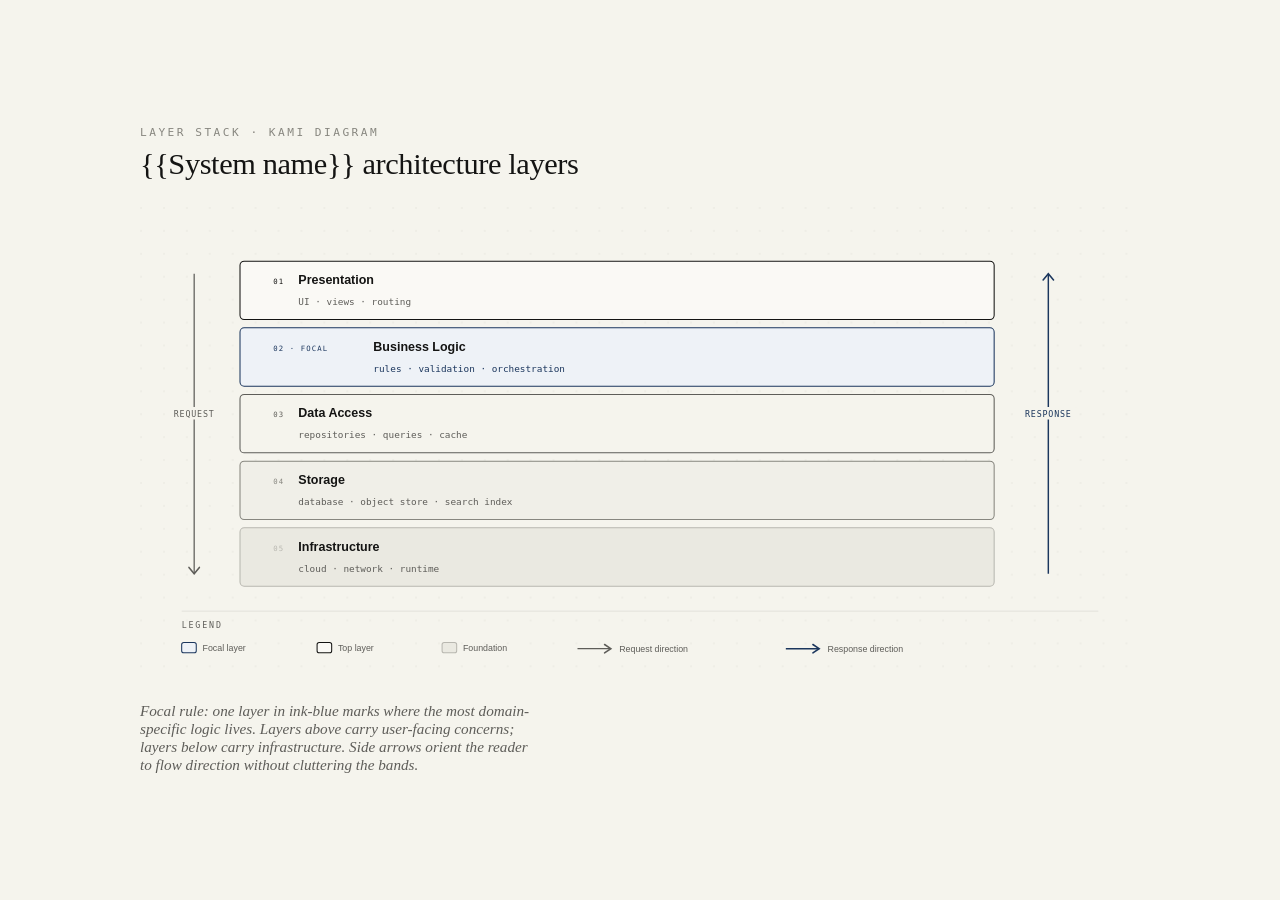
<file: assets/diagrams/layer-stack.html>
<!DOCTYPE html>
<!-- ==================================================================
     DIAGRAM · Layer Stack (kami palette)
     Horizontal bands stacked vertically, showing system layers.
     One focal layer in ink-blue; request/response flow on the sides.
     ================================================================== -->
<html lang="en">
<head>
<meta charset="UTF-8">
<title>Layer Stack · kami diagram</title>
<style>
  *, *::before, *::after { box-sizing: border-box; margin: 0; padding: 0; }

  :root {
    --parchment:  #f5f4ed;
    --ivory:      #faf9f5;
    --near-black: #141413;
    --olive:      #5e5d59;
    --stone:      #87867f;
    --brand:      #1B365D;
    --brand-tint: #EEF2F7;
    --border:     #e8e6dc;

    --serif: "Newsreader", "Source Serif 4", "Charter", Georgia, serif;
    --sans:  "Inter", -apple-system, BlinkMacSystemFont, "Helvetica Neue", Arial, sans-serif;
    --mono:  "JetBrains Mono", "SF Mono", Consolas, monospace;
  }

  body {
    font-family: var(--sans);
    background: var(--parchment);
    color: var(--near-black);
    min-height: 100vh;
    display: flex;
    align-items: center;
    justify-content: center;
    padding: 3rem 2rem;
  }

  .frame { max-width: 1000px; width: 100%; }

  .eyebrow {
    font-family: var(--mono);
    font-size: 0.7rem;
    letter-spacing: 0.22em;
    text-transform: uppercase;
    color: var(--stone);
    margin-bottom: 0.5rem;
  }

  h1 {
    font-family: var(--serif);
    font-size: 1.9rem;
    font-weight: 500;
    letter-spacing: -0.3pt;
    line-height: 1.15;
    margin-bottom: 1.6rem;
  }

  svg { width: 100%; min-width: 860px; display: block; }

  .caption {
    font-family: var(--serif);
    font-style: italic;
    font-size: 0.95rem;
    color: var(--olive);
    margin-top: 1rem;
    max-width: 52ch;
  }
</style>
</head>
<body>
  <div class="frame">
    <p class="eyebrow">Layer Stack · kami diagram</p>
    <h1>{{System name}} architecture layers</h1>

    <svg viewBox="0 0 960 460" xmlns="http://www.w3.org/2000/svg">
      <defs>
        <pattern id="dots" width="22" height="22" patternUnits="userSpaceOnUse">
          <circle cx="1" cy="1" r="0.9" fill="rgba(20,20,19,0.08)"/>
        </pattern>
      </defs>

      <rect width="100%" height="100%" fill="#f5f4ed"/>
      <rect width="100%" height="100%" fill="url(#dots)" opacity="0.55"/>

      <!-- ── Layer bands (x=96 w=724) ── -->

      <!-- L1: Presentation, y=52, h=56 -->
      <rect x="96" y="52" width="724" height="56" rx="4" fill="#faf9f5" stroke="#141413" stroke-width="1"/>
      <text x="128" y="74" fill="#141413" font-size="7" font-family="'JetBrains Mono', monospace"
            letter-spacing="0.15em">01</text>
      <text x="152" y="74" fill="#141413" font-size="12" font-weight="600"
            font-family="'Inter', sans-serif">Presentation</text>
      <text x="152" y="94" fill="#5e5d59" font-size="9" font-family="'JetBrains Mono', monospace">
            UI · views · routing</text>

      <!-- L2: Business Logic, y=116, h=56, FOCAL -->
      <rect x="96" y="116" width="724" height="56" rx="4" fill="#EEF2F7" stroke="#1B365D" stroke-width="1"/>
      <text x="128" y="138" fill="#1B365D" font-size="7" font-family="'JetBrains Mono', monospace"
            letter-spacing="0.15em">02 · FOCAL</text>
      <text x="224" y="138" fill="#141413" font-size="12" font-weight="600"
            font-family="'Inter', sans-serif">Business Logic</text>
      <text x="224" y="158" fill="#1B365D" font-size="9" font-family="'JetBrains Mono', monospace">
            rules · validation · orchestration</text>

      <!-- L3: Data Access, y=180, h=56 -->
      <rect x="96" y="180" width="724" height="56" rx="4"
            fill="#f5f4ed" stroke="#5e5d59" stroke-width="1"/>
      <text x="128" y="202" fill="#5e5d59" font-size="7" font-family="'JetBrains Mono', monospace"
            letter-spacing="0.15em">03</text>
      <text x="152" y="202" fill="#141413" font-size="12" font-weight="600"
            font-family="'Inter', sans-serif">Data Access</text>
      <text x="152" y="222" fill="#5e5d59" font-size="9" font-family="'JetBrains Mono', monospace">
            repositories · queries · cache</text>

      <!-- L4: Storage, y=244, h=56 -->
      <rect x="96" y="244" width="724" height="56" rx="4"
            fill="#f0efe8" stroke="#87867f" stroke-width="1"/>
      <text x="128" y="266" fill="#87867f" font-size="7" font-family="'JetBrains Mono', monospace"
            letter-spacing="0.15em">04</text>
      <text x="152" y="266" fill="#141413" font-size="12" font-weight="600"
            font-family="'Inter', sans-serif">Storage</text>
      <text x="152" y="286" fill="#5e5d59" font-size="9" font-family="'JetBrains Mono', monospace">
            database · object store · search index</text>

      <!-- L5: Infrastructure, y=308, h=56 -->
      <rect x="96" y="308" width="724" height="56" rx="4"
            fill="#eae9e1" stroke="#b8b7b0" stroke-width="1"/>
      <text x="128" y="330" fill="#b8b7b0" font-size="7" font-family="'JetBrains Mono', monospace"
            letter-spacing="0.15em">05</text>
      <text x="152" y="330" fill="#141413" font-size="12" font-weight="600"
            font-family="'Inter', sans-serif">Infrastructure</text>
      <text x="152" y="350" fill="#5e5d59" font-size="9" font-family="'JetBrains Mono', monospace">
            cloud · network · runtime</text>

      <!-- ── Left: REQUEST down-arrow ── -->
      <line x1="52" y1="64" x2="52" y2="352" stroke="#5e5d59" stroke-width="1.2"/>
      <path d="M 47,346 L 52,352 L 57,346"
            fill="none" stroke="#5e5d59" stroke-width="1.5" stroke-linecap="round"/>
      <rect x="28" y="192" width="48" height="12" rx="2" fill="#f5f4ed"/>
      <text x="52" y="202" fill="#5e5d59" font-size="8" font-family="'JetBrains Mono', monospace"
            text-anchor="middle" letter-spacing="0.1em">REQUEST</text>

      <!-- ── Right: RESPONSE up-arrow ── -->
      <line x1="872" y1="352" x2="872" y2="64" stroke="#1B365D" stroke-width="1.4"/>
      <path d="M 867,70 L 872,64 L 877,70"
            fill="none" stroke="#1B365D" stroke-width="1.5" stroke-linecap="round"/>
      <rect x="848" y="192" width="52" height="12" rx="2" fill="#f5f4ed"/>
      <text x="872" y="202" fill="#1B365D" font-size="8" font-family="'JetBrains Mono', monospace"
            text-anchor="middle" letter-spacing="0.1em">RESPONSE</text>

      <!-- ── Legend ── -->
      <line x1="40" y1="388" x2="920" y2="388" stroke="rgba(20,20,19,0.10)" stroke-width="0.8"/>
      <text x="40" y="404" fill="#5e5d59" font-size="8" font-family="'JetBrains Mono', monospace"
            letter-spacing="0.22em">LEGEND</text>

      <rect x="40" y="418" width="14" height="10" rx="2" fill="#EEF2F7" stroke="#1B365D" stroke-width="1"/>
      <text x="60" y="426" fill="#5e5d59" font-size="8.5" font-family="'Inter', sans-serif">Focal layer</text>

      <rect x="170" y="418" width="14" height="10" rx="2" fill="#faf9f5" stroke="#141413" stroke-width="1"/>
      <text x="190" y="426" fill="#5e5d59" font-size="8.5" font-family="'Inter', sans-serif">Top layer</text>

      <rect x="290" y="418" width="14" height="10" rx="2" fill="#eae9e1" stroke="#b8b7b0" stroke-width="1"/>
      <text x="310" y="426" fill="#5e5d59" font-size="8.5" font-family="'Inter', sans-serif">Foundation</text>

      <line x1="420" y1="424" x2="452" y2="424" stroke="#5e5d59" stroke-width="1.2"/>
      <path d="M 446,420 L 452,424 L 446,428"
            fill="none" stroke="#5e5d59" stroke-width="1.5" stroke-linecap="round"/>
      <text x="460" y="427" fill="#5e5d59" font-size="8.5" font-family="'Inter', sans-serif">Request direction</text>

      <line x1="620" y1="424" x2="652" y2="424" stroke="#1B365D" stroke-width="1.4"/>
      <path d="M 646,420 L 652,424 L 646,428"
            fill="none" stroke="#1B365D" stroke-width="1.5" stroke-linecap="round"/>
      <text x="660" y="427" fill="#5e5d59" font-size="8.5" font-family="'Inter', sans-serif">Response direction</text>
    </svg>

    <p class="caption">Focal rule: one layer in ink-blue marks where the most domain-specific logic lives. Layers above carry user-facing concerns; layers below carry infrastructure. Side arrows orient the reader to flow direction without cluttering the bands.</p>
  </div>
</body>
</html>
</file>
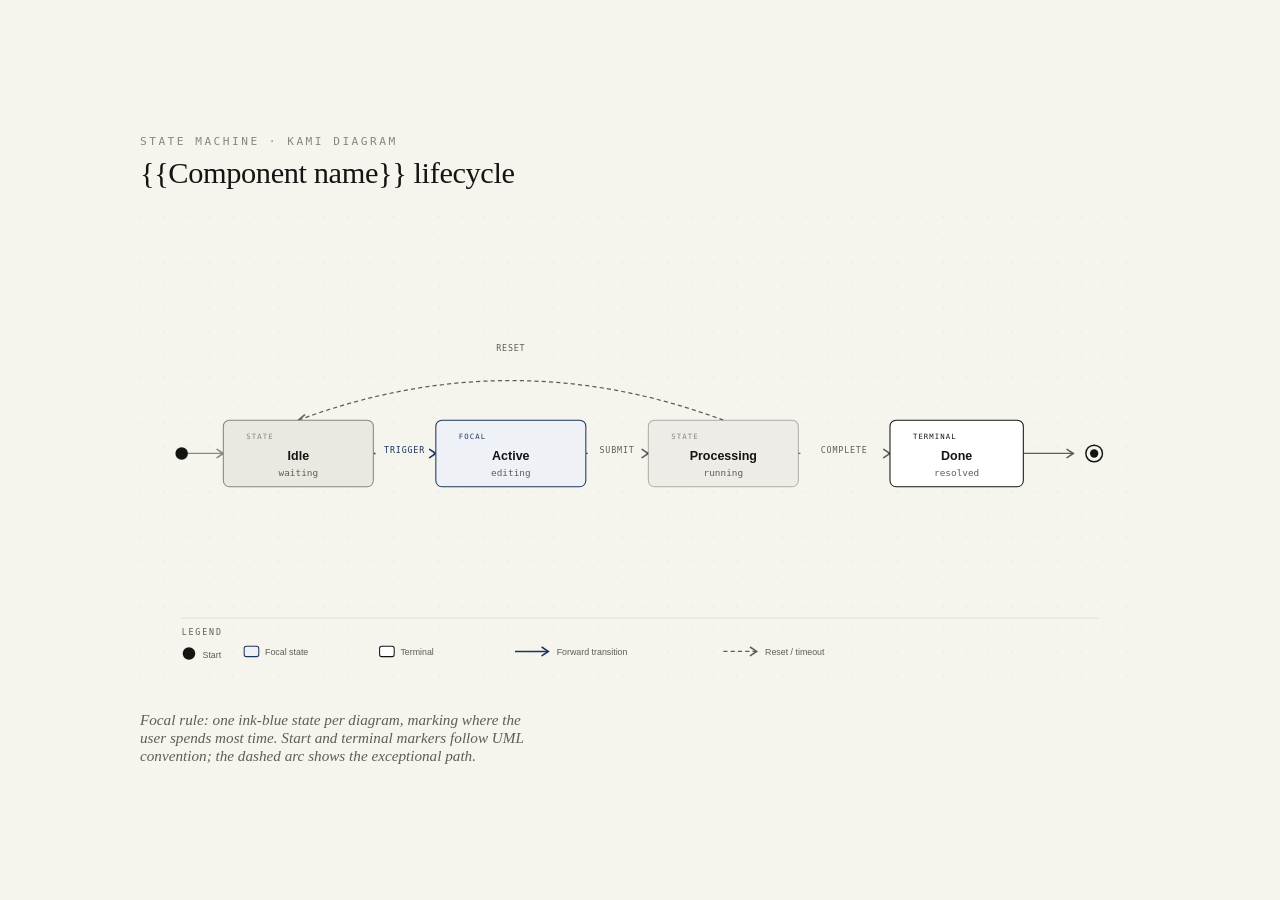
<file: assets/diagrams/state-machine.html>
<!DOCTYPE html>
<!-- ==================================================================
     DIAGRAM · State Machine (kami palette)
     Finite states + directed transitions. One focal state, everything
     else in warm neutrals. Drop the <svg> block into a long-doc figure.
     ================================================================== -->
<html lang="en">
<head>
<meta charset="UTF-8">
<title>State Machine · kami diagram</title>
<style>
  *, *::before, *::after { box-sizing: border-box; margin: 0; padding: 0; }

  :root {
    --parchment:  #f5f4ed;
    --ivory:      #faf9f5;
    --near-black: #141413;
    --olive:      #5e5d59;
    --stone:      #87867f;
    --brand:      #1B365D;
    --brand-tint: #EEF2F7;
    --border:     #e8e6dc;

    --serif: "Newsreader", "Source Serif 4", "Charter", Georgia, serif;
    --sans:  "Inter", -apple-system, BlinkMacSystemFont, "Helvetica Neue", Arial, sans-serif;
    --mono:  "JetBrains Mono", "SF Mono", Consolas, monospace;
  }

  body {
    font-family: var(--sans);
    background: var(--parchment);
    color: var(--near-black);
    min-height: 100vh;
    display: flex;
    align-items: center;
    justify-content: center;
    padding: 3rem 2rem;
  }

  .frame { max-width: 1000px; width: 100%; }

  .eyebrow {
    font-family: var(--mono);
    font-size: 0.7rem;
    letter-spacing: 0.22em;
    text-transform: uppercase;
    color: var(--stone);
    margin-bottom: 0.5rem;
  }

  h1 {
    font-family: var(--serif);
    font-size: 1.9rem;
    font-weight: 500;
    letter-spacing: -0.3pt;
    line-height: 1.15;
    margin-bottom: 1.6rem;
  }

  svg { width: 100%; min-width: 860px; display: block; }

  .caption {
    font-family: var(--serif);
    font-style: italic;
    font-size: 0.95rem;
    color: var(--olive);
    margin-top: 1rem;
    max-width: 52ch;
  }
</style>
</head>
<body>
  <div class="frame">
    <p class="eyebrow">State Machine · kami diagram</p>
    <h1>{{Component name}} lifecycle</h1>

    <svg viewBox="0 0 960 460" xmlns="http://www.w3.org/2000/svg">
      <defs>
        <pattern id="dots" width="22" height="22" patternUnits="userSpaceOnUse">
          <circle cx="1" cy="1" r="0.9" fill="rgba(20,20,19,0.08)"/>
        </pattern>
      </defs>

      <rect width="100%" height="100%" fill="#f5f4ed"/>
      <rect width="100%" height="100%" fill="url(#dots)" opacity="0.55"/>

      <!-- ── Back arc: Processing → Idle (reset / timeout) ── -->
      <path d="M 560,196 Q 356,120 152,196"
            fill="none" stroke="#5e5d59" stroke-width="1.2" stroke-dasharray="4,3"/>
      <rect x="328" y="120" width="56" height="12" rx="2" fill="#f5f4ed"/>
      <text x="356" y="130" fill="#5e5d59" font-size="8" font-family="'JetBrains Mono', monospace"
            text-anchor="middle" letter-spacing="0.1em">RESET</text>
      <!-- Left-pointing chevron at Idle top -->
      <path d="M 158,191 L 152,196 L 158,201"
            fill="none" stroke="#5e5d59" stroke-width="1.5" stroke-linecap="round"/>

      <!-- ── Forward arrows (behind nodes) ── -->
      <!-- Start dot → Idle -->
      <line x1="46" y1="228" x2="80" y2="228" stroke="#87867f" stroke-width="1.2"/>
      <path d="M 74,224 L 80,228 L 74,232"
            fill="none" stroke="#87867f" stroke-width="1.5" stroke-linecap="round"/>

      <!-- Idle → Active -->
      <line x1="224" y1="228" x2="284" y2="228" stroke="#1B365D" stroke-width="1.4"/>
      <rect x="226" y="218" width="56" height="12" rx="2" fill="#f5f4ed"/>
      <text x="254" y="228" fill="#1B365D" font-size="8" font-family="'JetBrains Mono', monospace"
            text-anchor="middle" letter-spacing="0.1em">TRIGGER</text>
      <path d="M 278,224 L 284,228 L 278,232"
            fill="none" stroke="#1B365D" stroke-width="1.5" stroke-linecap="round"/>

      <!-- Active → Processing -->
      <line x1="428" y1="228" x2="488" y2="228" stroke="#5e5d59" stroke-width="1.2"/>
      <rect x="430" y="218" width="56" height="12" rx="2" fill="#f5f4ed"/>
      <text x="458" y="228" fill="#5e5d59" font-size="8" font-family="'JetBrains Mono', monospace"
            text-anchor="middle" letter-spacing="0.1em">SUBMIT</text>
      <path d="M 482,224 L 488,228 L 482,232"
            fill="none" stroke="#5e5d59" stroke-width="1.5" stroke-linecap="round"/>

      <!-- Processing → Done -->
      <line x1="632" y1="228" x2="720" y2="228" stroke="#5e5d59" stroke-width="1.2"/>
      <rect x="634" y="218" width="84" height="12" rx="2" fill="#f5f4ed"/>
      <text x="676" y="228" fill="#5e5d59" font-size="8" font-family="'JetBrains Mono', monospace"
            text-anchor="middle" letter-spacing="0.1em">COMPLETE</text>
      <path d="M 714,224 L 720,228 L 714,232"
            fill="none" stroke="#5e5d59" stroke-width="1.5" stroke-linecap="round"/>

      <!-- Done → End marker -->
      <line x1="848" y1="228" x2="896" y2="228" stroke="#5e5d59" stroke-width="1.2"/>
      <path d="M 890,224 L 896,228 L 890,232"
            fill="none" stroke="#5e5d59" stroke-width="1.5" stroke-linecap="round"/>

      <!-- ── Start marker (solid circle) ── -->
      <circle cx="40" cy="228" r="6" fill="#141413"/>

      <!-- ── State nodes ── -->

      <!-- S1: Idle -->
      <rect x="80" y="196" width="144" height="64" rx="6" fill="#f5f4ed"/>
      <rect x="80" y="196" width="144" height="64" rx="6"
            fill="rgba(94,93,89,0.08)" stroke="#87867f" stroke-width="1"/>
      <text x="102" y="214" fill="#87867f" font-size="7" font-family="'JetBrains Mono', monospace"
            letter-spacing="0.15em">STATE</text>
      <text x="152" y="234" fill="#141413" font-size="12" font-weight="600"
            font-family="'Inter', sans-serif" text-anchor="middle">Idle</text>
      <text x="152" y="250" fill="#5e5d59" font-size="9" font-family="'JetBrains Mono', monospace"
            text-anchor="middle">waiting</text>

      <!-- S2: Active (FOCAL) -->
      <rect x="284" y="196" width="144" height="64" rx="6" fill="#f5f4ed"/>
      <rect x="284" y="196" width="144" height="64" rx="6"
            fill="#EEF2F7" stroke="#1B365D" stroke-width="1"/>
      <text x="306" y="214" fill="#1B365D" font-size="7" font-family="'JetBrains Mono', monospace"
            letter-spacing="0.15em">FOCAL</text>
      <text x="356" y="234" fill="#141413" font-size="12" font-weight="600"
            font-family="'Inter', sans-serif" text-anchor="middle">Active</text>
      <text x="356" y="250" fill="#5e5d59" font-size="9" font-family="'JetBrains Mono', monospace"
            text-anchor="middle">editing</text>

      <!-- S3: Processing -->
      <rect x="488" y="196" width="144" height="64" rx="6" fill="#f5f4ed"/>
      <rect x="488" y="196" width="144" height="64" rx="6"
            fill="rgba(20,20,19,0.03)" stroke="rgba(20,20,19,0.30)" stroke-width="1"/>
      <text x="510" y="214" fill="#87867f" font-size="7" font-family="'JetBrains Mono', monospace"
            letter-spacing="0.15em">STATE</text>
      <text x="560" y="234" fill="#141413" font-size="12" font-weight="600"
            font-family="'Inter', sans-serif" text-anchor="middle">Processing</text>
      <text x="560" y="250" fill="#5e5d59" font-size="9" font-family="'JetBrains Mono', monospace"
            text-anchor="middle">running</text>

      <!-- S4: Done -->
      <rect x="720" y="196" width="128" height="64" rx="6" fill="#f5f4ed"/>
      <rect x="720" y="196" width="128" height="64" rx="6"
            fill="#ffffff" stroke="#141413" stroke-width="1"/>
      <text x="742" y="214" fill="#141413" font-size="7" font-family="'JetBrains Mono', monospace"
            letter-spacing="0.15em">TERMINAL</text>
      <text x="784" y="234" fill="#141413" font-size="12" font-weight="600"
            font-family="'Inter', sans-serif" text-anchor="middle">Done</text>
      <text x="784" y="250" fill="#5e5d59" font-size="9" font-family="'JetBrains Mono', monospace"
            text-anchor="middle">resolved</text>

      <!-- ── End marker (double circle) ── -->
      <circle cx="916" cy="228" r="8" fill="none" stroke="#141413" stroke-width="1.4"/>
      <circle cx="916" cy="228" r="4" fill="#141413"/>

      <!-- ── Legend ── -->
      <line x1="40" y1="386" x2="920" y2="386" stroke="rgba(20,20,19,0.10)" stroke-width="0.8"/>
      <text x="40" y="402" fill="#5e5d59" font-size="8" font-family="'JetBrains Mono', monospace"
            letter-spacing="0.22em">LEGEND</text>

      <circle cx="47" cy="420" r="6" fill="#141413"/>
      <text x="60" y="424" fill="#5e5d59" font-size="8.5" font-family="'Inter', sans-serif">Start</text>

      <rect x="100" y="413" width="14" height="10" rx="2" fill="#EEF2F7" stroke="#1B365D" stroke-width="1"/>
      <text x="120" y="421" fill="#5e5d59" font-size="8.5" font-family="'Inter', sans-serif">Focal state</text>

      <rect x="230" y="413" width="14" height="10" rx="2" fill="#ffffff" stroke="#141413" stroke-width="1"/>
      <text x="250" y="421" fill="#5e5d59" font-size="8.5" font-family="'Inter', sans-serif">Terminal</text>

      <line x1="360" y1="418" x2="392" y2="418" stroke="#1B365D" stroke-width="1.4"/>
      <path d="M 386,414 L 392,418 L 386,422"
            fill="none" stroke="#1B365D" stroke-width="1.5" stroke-linecap="round"/>
      <text x="400" y="421" fill="#5e5d59" font-size="8.5" font-family="'Inter', sans-serif">Forward transition</text>

      <line x1="560" y1="418" x2="592" y2="418" stroke="#5e5d59" stroke-width="1.2"
            stroke-dasharray="4,3"/>
      <path d="M 586,414 L 592,418 L 586,422"
            fill="none" stroke="#5e5d59" stroke-width="1.5" stroke-linecap="round"/>
      <text x="600" y="421" fill="#5e5d59" font-size="8.5" font-family="'Inter', sans-serif">Reset / timeout</text>
    </svg>

    <p class="caption">Focal rule: one ink-blue state per diagram, marking where the user spends most time. Start and terminal markers follow UML convention; the dashed arc shows the exceptional path.</p>
  </div>
</body>
</html>
</file>
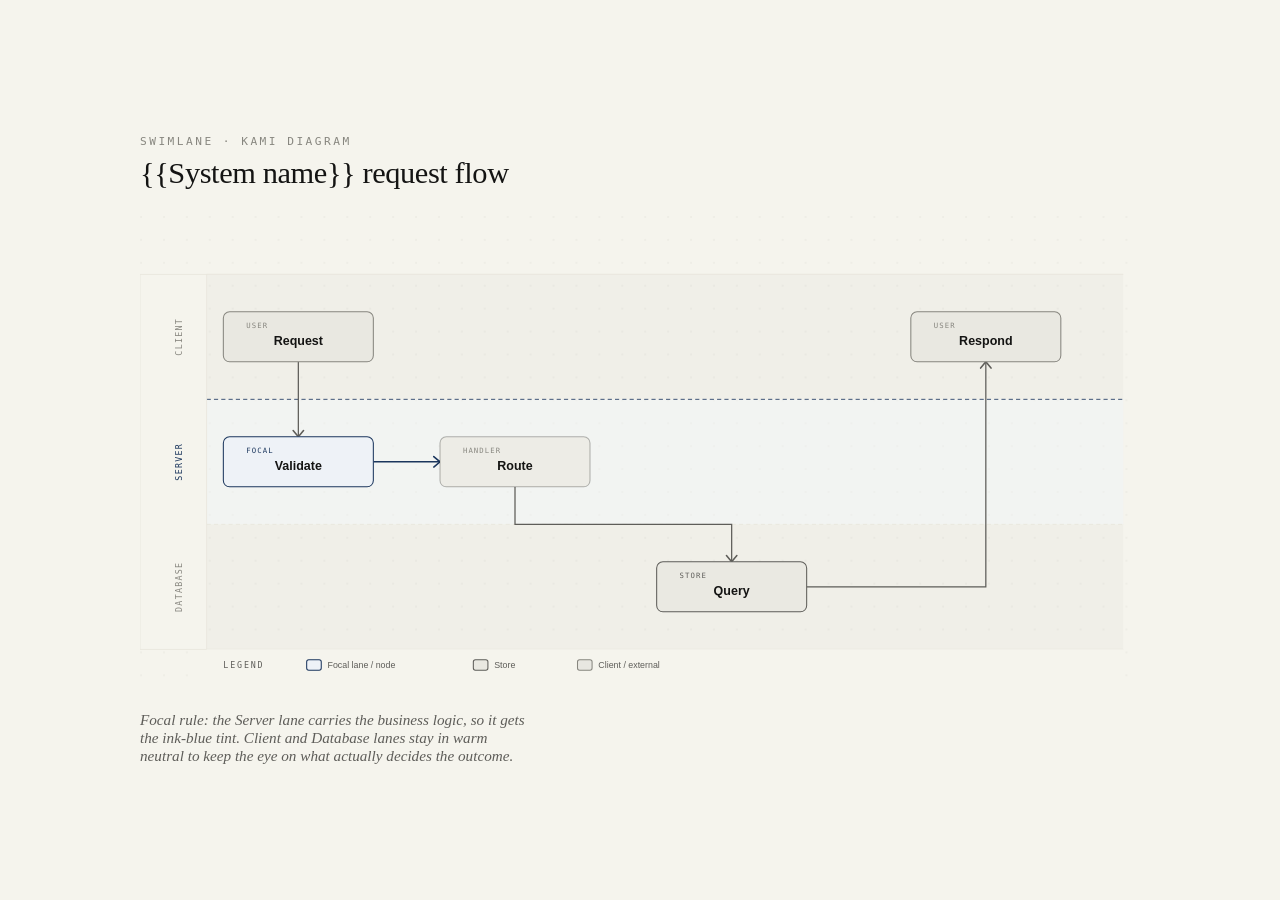
<file: assets/diagrams/swimlane.html>
<!DOCTYPE html>
<!-- ==================================================================
     DIAGRAM · Swimlane (kami palette)
     Process flow across responsibility lanes. Focal lane in ink-blue;
     other lanes in warm neutrals. Orthogonal elbow connectors only.
     ================================================================== -->
<html lang="en">
<head>
<meta charset="UTF-8">
<title>Swimlane · kami diagram</title>
<style>
  *, *::before, *::after { box-sizing: border-box; margin: 0; padding: 0; }

  :root {
    --parchment:  #f5f4ed;
    --ivory:      #faf9f5;
    --near-black: #141413;
    --olive:      #5e5d59;
    --stone:      #87867f;
    --brand:      #1B365D;
    --brand-tint: #EEF2F7;
    --border:     #e8e6dc;

    --serif: "Newsreader", "Source Serif 4", "Charter", Georgia, serif;
    --sans:  "Inter", -apple-system, BlinkMacSystemFont, "Helvetica Neue", Arial, sans-serif;
    --mono:  "JetBrains Mono", "SF Mono", Consolas, monospace;
  }

  body {
    font-family: var(--sans);
    background: var(--parchment);
    color: var(--near-black);
    min-height: 100vh;
    display: flex;
    align-items: center;
    justify-content: center;
    padding: 3rem 2rem;
  }

  .frame { max-width: 1000px; width: 100%; }

  .eyebrow {
    font-family: var(--mono);
    font-size: 0.7rem;
    letter-spacing: 0.22em;
    text-transform: uppercase;
    color: var(--stone);
    margin-bottom: 0.5rem;
  }

  h1 {
    font-family: var(--serif);
    font-size: 1.9rem;
    font-weight: 500;
    letter-spacing: -0.3pt;
    line-height: 1.15;
    margin-bottom: 1.6rem;
  }

  svg { width: 100%; min-width: 860px; display: block; }

  .caption {
    font-family: var(--serif);
    font-style: italic;
    font-size: 0.95rem;
    color: var(--olive);
    margin-top: 1rem;
    max-width: 52ch;
  }
</style>
</head>
<body>
  <div class="frame">
    <p class="eyebrow">Swimlane · kami diagram</p>
    <h1>{{System name}} request flow</h1>

    <svg viewBox="0 0 960 460" xmlns="http://www.w3.org/2000/svg">
      <defs>
        <pattern id="dots" width="22" height="22" patternUnits="userSpaceOnUse">
          <circle cx="1" cy="1" r="0.9" fill="rgba(20,20,19,0.08)"/>
        </pattern>
      </defs>

      <rect width="100%" height="100%" fill="#f5f4ed"/>
      <rect width="100%" height="100%" fill="url(#dots)" opacity="0.55"/>

      <!-- ── Lane backgrounds ── -->
      <!-- Lane 1: Client, y=56..176 -->
      <rect x="64" y="56" width="880" height="120" rx="0" fill="rgba(20,20,19,0.02)"/>
      <!-- Lane 2: Server, y=176..296 (focal) -->
      <rect x="64" y="176" width="880" height="120" fill="#EEF2F7" opacity="0.40"/>
      <!-- Lane 3: Database, y=296..416 -->
      <rect x="64" y="296" width="880" height="120" rx="0" fill="rgba(20,20,19,0.02)"/>

      <!-- Lane dividers -->
      <line x1="64" y1="56"  x2="944" y2="56"  stroke="#e8e6dc" stroke-width="1"/>
      <line x1="64" y1="176" x2="944" y2="176" stroke="#1B365D" stroke-width="0.8" stroke-dasharray="4,3"/>
      <line x1="64" y1="296" x2="944" y2="296" stroke="#e8e6dc" stroke-width="0.8" stroke-dasharray="4,3"/>
      <line x1="64" y1="416" x2="944" y2="416" stroke="#e8e6dc" stroke-width="1"/>

      <!-- Lane label column -->
      <rect x="0" y="56" width="64" height="360" fill="#f5f4ed" stroke="#e8e6dc" stroke-width="0.8"/>
      <text x="32" y="124" fill="#87867f" font-size="8" font-family="'JetBrains Mono', monospace"
            text-anchor="middle" letter-spacing="0.15em"
            transform="rotate(-90, 32, 116)">CLIENT</text>
      <text x="32" y="244" fill="#1B365D" font-size="8" font-family="'JetBrains Mono', monospace"
            text-anchor="middle" letter-spacing="0.15em"
            transform="rotate(-90, 32, 236)">SERVER</text>
      <text x="32" y="364" fill="#87867f" font-size="8" font-family="'JetBrains Mono', monospace"
            text-anchor="middle" letter-spacing="0.15em"
            transform="rotate(-90, 32, 356)">DATABASE</text>

      <!-- ── Connectors (drawn behind nodes) ── -->

      <!-- N1 → N2: (152,140) → (152,212) vertical -->
      <line x1="152" y1="140" x2="152" y2="212" stroke="#5e5d59" stroke-width="1.2"/>
      <path d="M 147,206 L 152,212 L 157,206"
            fill="none" stroke="#5e5d59" stroke-width="1.5" stroke-linecap="round"/>

      <!-- N2 → N3: (224,236) → (288,236) horizontal -->
      <line x1="224" y1="236" x2="288" y2="236" stroke="#1B365D" stroke-width="1.4"/>
      <path d="M 282,231 L 288,236 L 282,241"
            fill="none" stroke="#1B365D" stroke-width="1.5" stroke-linecap="round"/>

      <!-- N3 → N4: elbow (360,260) → (360,296) → (568,296) → (568,332) -->
      <polyline points="360,260 360,296 568,296 568,332"
                fill="none" stroke="#5e5d59" stroke-width="1.2"/>
      <path d="M 563,326 L 568,332 L 573,326"
            fill="none" stroke="#5e5d59" stroke-width="1.5" stroke-linecap="round"/>

      <!-- N4 → N5: (640,356) → (776,356) → (776,140) -->
      <polyline points="640,356 812,356 812,140"
                fill="none" stroke="#5e5d59" stroke-width="1.2"/>
      <path d="M 807,146 L 812,140 L 817,146"
            fill="none" stroke="#5e5d59" stroke-width="1.5" stroke-linecap="round"/>

      <!-- ── Nodes ── -->

      <!-- N1: Request, Lane 1, x=80 y=92 w=144 h=48 -->
      <rect x="80" y="92" width="144" height="48" rx="6" fill="#f5f4ed"/>
      <rect x="80" y="92" width="144" height="48" rx="6"
            fill="rgba(94,93,89,0.08)" stroke="#87867f" stroke-width="1"/>
      <text x="102" y="108" fill="#87867f" font-size="7" font-family="'JetBrains Mono', monospace"
            letter-spacing="0.15em">USER</text>
      <text x="152" y="124" fill="#141413" font-size="12" font-weight="600"
            font-family="'Inter', sans-serif" text-anchor="middle">Request</text>

      <!-- N2: Validate, Lane 2, x=80 y=212 w=144 h=48 FOCAL -->
      <rect x="80" y="212" width="144" height="48" rx="6" fill="#f5f4ed"/>
      <rect x="80" y="212" width="144" height="48" rx="6"
            fill="#EEF2F7" stroke="#1B365D" stroke-width="1"/>
      <text x="102" y="228" fill="#1B365D" font-size="7" font-family="'JetBrains Mono', monospace"
            letter-spacing="0.15em">FOCAL</text>
      <text x="152" y="244" fill="#141413" font-size="12" font-weight="600"
            font-family="'Inter', sans-serif" text-anchor="middle">Validate</text>

      <!-- N3: Route, Lane 2, x=288 y=212 w=144 h=48 -->
      <rect x="288" y="212" width="144" height="48" rx="6" fill="#f5f4ed"/>
      <rect x="288" y="212" width="144" height="48" rx="6"
            fill="rgba(20,20,19,0.03)" stroke="rgba(20,20,19,0.30)" stroke-width="1"/>
      <text x="310" y="228" fill="#87867f" font-size="7" font-family="'JetBrains Mono', monospace"
            letter-spacing="0.15em">HANDLER</text>
      <text x="360" y="244" fill="#141413" font-size="12" font-weight="600"
            font-family="'Inter', sans-serif" text-anchor="middle">Route</text>

      <!-- N4: Query, Lane 3, x=496 y=332 w=144 h=48 -->
      <rect x="496" y="332" width="144" height="48" rx="6" fill="#f5f4ed"/>
      <rect x="496" y="332" width="144" height="48" rx="6"
            fill="rgba(20,20,19,0.05)" stroke="#5e5d59" stroke-width="1"/>
      <text x="518" y="348" fill="#5e5d59" font-size="7" font-family="'JetBrains Mono', monospace"
            letter-spacing="0.15em">STORE</text>
      <text x="568" y="364" fill="#141413" font-size="12" font-weight="600"
            font-family="'Inter', sans-serif" text-anchor="middle">Query</text>

      <!-- N5: Respond, Lane 1, x=740 y=92 w=144 h=48 -->
      <rect x="740" y="92" width="144" height="48" rx="6" fill="#f5f4ed"/>
      <rect x="740" y="92" width="144" height="48" rx="6"
            fill="rgba(94,93,89,0.08)" stroke="#87867f" stroke-width="1"/>
      <text x="762" y="108" fill="#87867f" font-size="7" font-family="'JetBrains Mono', monospace"
            letter-spacing="0.15em">USER</text>
      <text x="812" y="124" fill="#141413" font-size="12" font-weight="600"
            font-family="'Inter', sans-serif" text-anchor="middle">Respond</text>

      <!-- ── Legend ── -->
      <rect x="64" y="416" width="880" height="44" fill="#f5f4ed"/>
      <text x="80" y="434" fill="#5e5d59" font-size="8" font-family="'JetBrains Mono', monospace"
            letter-spacing="0.22em">LEGEND</text>
      <rect x="160" y="426" width="14" height="10" rx="2" fill="#EEF2F7" stroke="#1B365D" stroke-width="1"/>
      <text x="180" y="434" fill="#5e5d59" font-size="8.5" font-family="'Inter', sans-serif">Focal lane / node</text>
      <rect x="320" y="426" width="14" height="10" rx="2" fill="rgba(20,20,19,0.05)" stroke="#5e5d59" stroke-width="1"/>
      <text x="340" y="434" fill="#5e5d59" font-size="8.5" font-family="'Inter', sans-serif">Store</text>
      <rect x="420" y="426" width="14" height="10" rx="2" fill="rgba(94,93,89,0.08)" stroke="#87867f" stroke-width="1"/>
      <text x="440" y="434" fill="#5e5d59" font-size="8.5" font-family="'Inter', sans-serif">Client / external</text>
    </svg>

    <p class="caption">Focal rule: the Server lane carries the business logic, so it gets the ink-blue tint. Client and Database lanes stay in warm neutral to keep the eye on what actually decides the outcome.</p>
  </div>
</body>
</html>
</file>
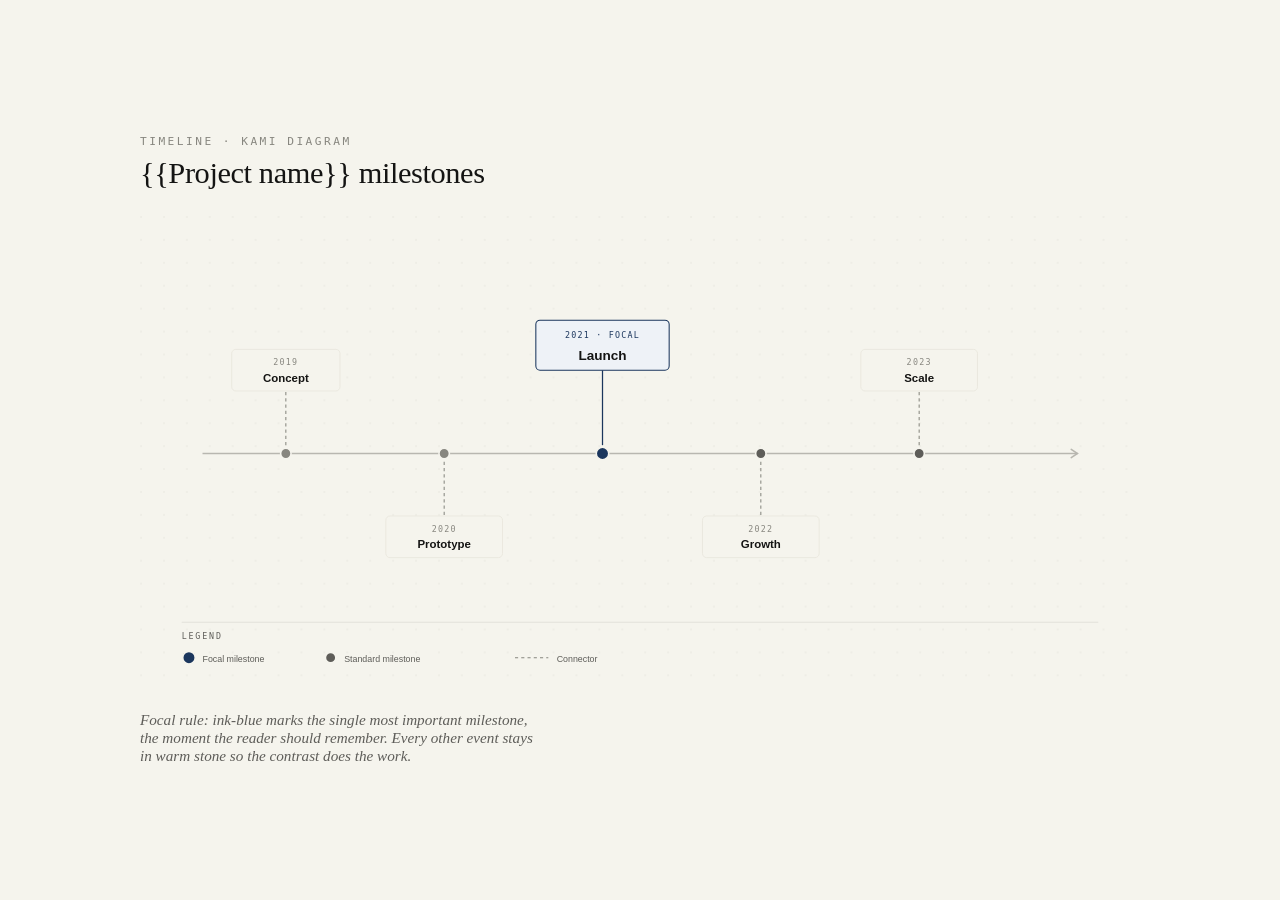
<file: assets/diagrams/timeline.html>
<!DOCTYPE html>
<!-- ==================================================================
     DIAGRAM · Timeline (kami palette)
     Horizontal time axis with alternating above/below event labels.
     One focal milestone in ink-blue; all others in warm neutrals.
     ================================================================== -->
<html lang="en">
<head>
<meta charset="UTF-8">
<title>Timeline · kami diagram</title>
<style>
  *, *::before, *::after { box-sizing: border-box; margin: 0; padding: 0; }

  :root {
    --parchment:  #f5f4ed;
    --ivory:      #faf9f5;
    --near-black: #141413;
    --olive:      #5e5d59;
    --stone:      #87867f;
    --brand:      #1B365D;
    --brand-tint: #EEF2F7;
    --border:     #e8e6dc;

    --serif: "Newsreader", "Source Serif 4", "Charter", Georgia, serif;
    --sans:  "Inter", -apple-system, BlinkMacSystemFont, "Helvetica Neue", Arial, sans-serif;
    --mono:  "JetBrains Mono", "SF Mono", Consolas, monospace;
  }

  body {
    font-family: var(--sans);
    background: var(--parchment);
    color: var(--near-black);
    min-height: 100vh;
    display: flex;
    align-items: center;
    justify-content: center;
    padding: 3rem 2rem;
  }

  .frame { max-width: 1000px; width: 100%; }

  .eyebrow {
    font-family: var(--mono);
    font-size: 0.7rem;
    letter-spacing: 0.22em;
    text-transform: uppercase;
    color: var(--stone);
    margin-bottom: 0.5rem;
  }

  h1 {
    font-family: var(--serif);
    font-size: 1.9rem;
    font-weight: 500;
    letter-spacing: -0.3pt;
    line-height: 1.15;
    margin-bottom: 1.6rem;
  }

  svg { width: 100%; min-width: 860px; display: block; }

  .caption {
    font-family: var(--serif);
    font-style: italic;
    font-size: 0.95rem;
    color: var(--olive);
    margin-top: 1rem;
    max-width: 52ch;
  }
</style>
</head>
<body>
  <div class="frame">
    <p class="eyebrow">Timeline · kami diagram</p>
    <h1>{{Project name}} milestones</h1>

    <svg viewBox="0 0 960 460" xmlns="http://www.w3.org/2000/svg">
      <defs>
        <pattern id="dots" width="22" height="22" patternUnits="userSpaceOnUse">
          <circle cx="1" cy="1" r="0.9" fill="rgba(20,20,19,0.08)"/>
        </pattern>
      </defs>

      <rect width="100%" height="100%" fill="#f5f4ed"/>
      <rect width="100%" height="100%" fill="url(#dots)" opacity="0.55"/>

      <!-- ── Horizontal axis ── -->
      <line x1="60" y1="228" x2="900" y2="228" stroke="#b8b7b0" stroke-width="1.4"/>
      <!-- Axis end arrow (right) -->
      <path d="M 894,224 L 900,228 L 894,232"
            fill="none" stroke="#b8b7b0" stroke-width="1.5" stroke-linecap="round"/>

      <!-- ================================================================
           Events: x = 140, 292, 444, 596, 748
           Alternating: above (0,2,4), below (1,3)
           Event 2 (x=444) is focal
           ================================================================ -->

      <!-- Event 0: x=140, ABOVE — "Concept" 2019 -->
      <line x1="140" y1="220" x2="140" y2="168" stroke="#87867f" stroke-width="1" stroke-dasharray="3,3"/>
      <circle cx="140" cy="228" r="5" fill="#87867f" stroke="#f5f4ed" stroke-width="1.5"/>
      <rect x="88" y="128" width="104" height="40" rx="4"
            fill="#f5f4ed" stroke="#e8e6dc" stroke-width="0.8"/>
      <text x="140" y="143" fill="#87867f" font-size="8" font-family="'JetBrains Mono', monospace"
            text-anchor="middle" letter-spacing="0.15em">2019</text>
      <text x="140" y="159" fill="#141413" font-size="11" font-weight="600"
            font-family="'Inter', sans-serif" text-anchor="middle">Concept</text>

      <!-- Event 1: x=292, BELOW — "Prototype" 2020 -->
      <line x1="292" y1="236" x2="292" y2="288" stroke="#87867f" stroke-width="1" stroke-dasharray="3,3"/>
      <circle cx="292" cy="228" r="5" fill="#87867f" stroke="#f5f4ed" stroke-width="1.5"/>
      <rect x="236" y="288" width="112" height="40" rx="4"
            fill="#f5f4ed" stroke="#e8e6dc" stroke-width="0.8"/>
      <text x="292" y="303" fill="#87867f" font-size="8" font-family="'JetBrains Mono', monospace"
            text-anchor="middle" letter-spacing="0.15em">2020</text>
      <text x="292" y="319" fill="#141413" font-size="11" font-weight="600"
            font-family="'Inter', sans-serif" text-anchor="middle">Prototype</text>

      <!-- Event 2: x=444, ABOVE — "Launch" 2021 FOCAL -->
      <line x1="444" y1="220" x2="444" y2="148" stroke="#1B365D" stroke-width="1.2"/>
      <circle cx="444" cy="228" r="6" fill="#1B365D" stroke="#f5f4ed" stroke-width="1.5"/>
      <rect x="380" y="100" width="128" height="48" rx="4"
            fill="#EEF2F7" stroke="#1B365D" stroke-width="1"/>
      <text x="444" y="117" fill="#1B365D" font-size="8" font-family="'JetBrains Mono', monospace"
            text-anchor="middle" letter-spacing="0.15em">2021 · FOCAL</text>
      <text x="444" y="138" fill="#141413" font-size="13" font-weight="600"
            font-family="'Inter', sans-serif" text-anchor="middle">Launch</text>

      <!-- Event 3: x=596, BELOW — "Growth" 2022 -->
      <line x1="596" y1="236" x2="596" y2="288" stroke="#87867f" stroke-width="1" stroke-dasharray="3,3"/>
      <circle cx="596" cy="228" r="5" fill="#5e5d59" stroke="#f5f4ed" stroke-width="1.5"/>
      <rect x="540" y="288" width="112" height="40" rx="4"
            fill="#f5f4ed" stroke="#e8e6dc" stroke-width="0.8"/>
      <text x="596" y="303" fill="#87867f" font-size="8" font-family="'JetBrains Mono', monospace"
            text-anchor="middle" letter-spacing="0.15em">2022</text>
      <text x="596" y="319" fill="#141413" font-size="11" font-weight="600"
            font-family="'Inter', sans-serif" text-anchor="middle">Growth</text>

      <!-- Event 4: x=748, ABOVE — "Scale" 2023 -->
      <line x1="748" y1="220" x2="748" y2="168" stroke="#87867f" stroke-width="1" stroke-dasharray="3,3"/>
      <circle cx="748" cy="228" r="5" fill="#5e5d59" stroke="#f5f4ed" stroke-width="1.5"/>
      <rect x="692" y="128" width="112" height="40" rx="4"
            fill="#f5f4ed" stroke="#e8e6dc" stroke-width="0.8"/>
      <text x="748" y="143" fill="#87867f" font-size="8" font-family="'JetBrains Mono', monospace"
            text-anchor="middle" letter-spacing="0.15em">2023</text>
      <text x="748" y="159" fill="#141413" font-size="11" font-weight="600"
            font-family="'Inter', sans-serif" text-anchor="middle">Scale</text>

      <!-- ── Legend ── -->
      <line x1="40" y1="390" x2="920" y2="390" stroke="rgba(20,20,19,0.10)" stroke-width="0.8"/>
      <text x="40" y="406" fill="#5e5d59" font-size="8" font-family="'JetBrains Mono', monospace"
            letter-spacing="0.22em">LEGEND</text>

      <circle cx="47" cy="424" r="6" fill="#1B365D" stroke="#f5f4ed" stroke-width="1.5"/>
      <text x="60" y="428" fill="#5e5d59" font-size="8.5" font-family="'Inter', sans-serif">Focal milestone</text>

      <circle cx="183" cy="424" r="5" fill="#5e5d59" stroke="#f5f4ed" stroke-width="1.5"/>
      <text x="196" y="428" fill="#5e5d59" font-size="8.5" font-family="'Inter', sans-serif">Standard milestone</text>

      <line x1="360" y1="424" x2="392" y2="424" stroke="#87867f" stroke-width="1" stroke-dasharray="3,3"/>
      <text x="400" y="428" fill="#5e5d59" font-size="8.5" font-family="'Inter', sans-serif">Connector</text>
    </svg>

    <p class="caption">Focal rule: ink-blue marks the single most important milestone, the moment the reader should remember. Every other event stays in warm stone so the contrast does the work.</p>
  </div>
</body>
</html>
</file>
